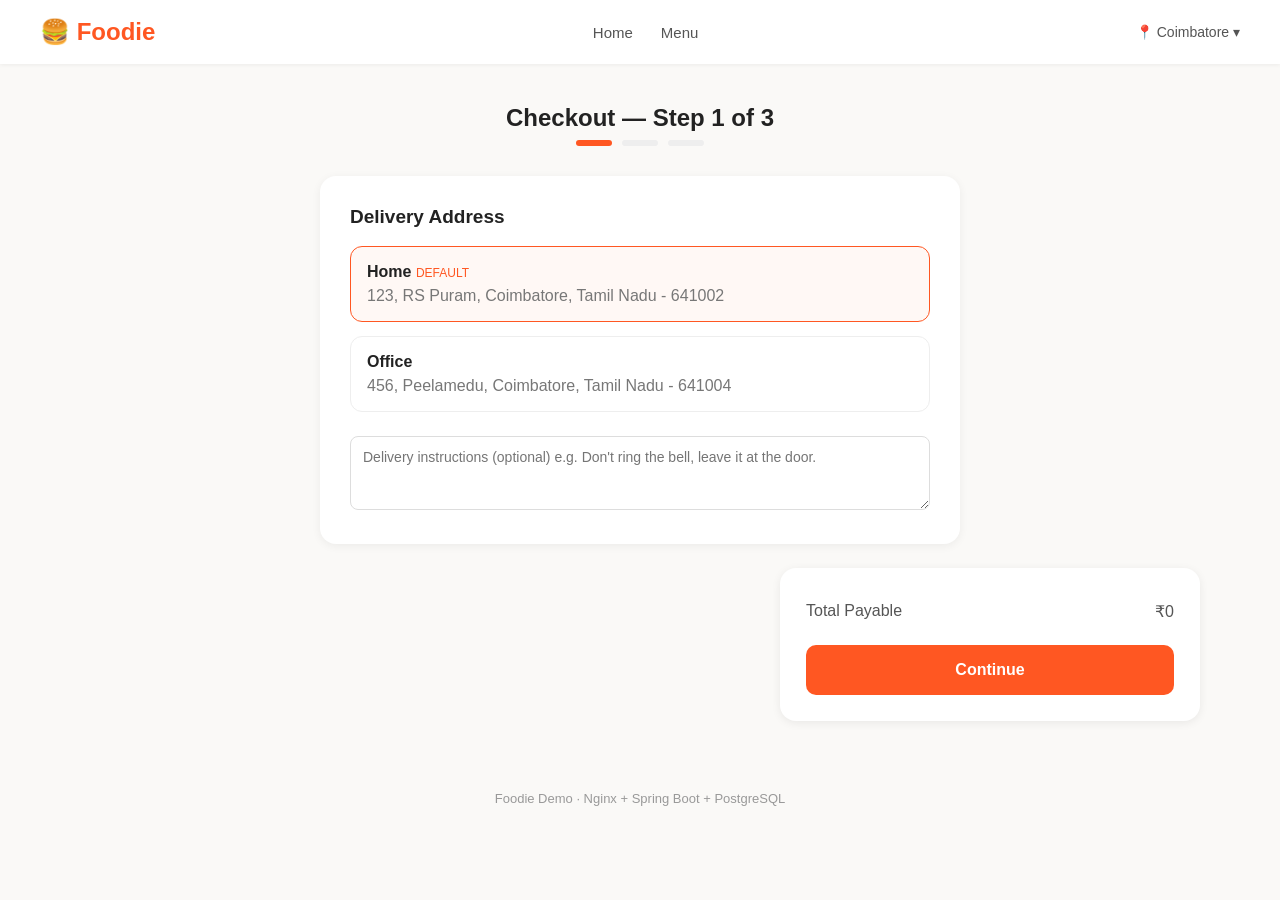
<file: frontend/html/checkout.html>
<!DOCTYPE html>
<html lang="en">
<head>
<meta charset="UTF-8">
<title>Foodie - Checkout</title>
<link rel="stylesheet" href="css/style.css">
</head>
<body>
  <header class="navbar">
    <div class="logo">🍔 Foodie</div>
    <div class="nav-links"><a href="index.html">Home</a><a href="menu.html">Menu</a></div>
    <div class="nav-right"><div class="location">📍 Coimbatore ▾</div></div>
  </header>

  <section class="checkout-page">
    <h2 style="text-align:center;margin-bottom:8px;">Checkout — Step 1 of 3</h2>
    <div class="step-indicator">
      <div class="step-dot active"></div>
      <div class="step-dot"></div>
      <div class="step-dot"></div>
    </div>

    <div class="form-card">
      <h3>Delivery Address</h3>
      <div class="address-option selected">
        <div>
          <strong>Home</strong> <span style="color:#ff5722;font-size:12px;">DEFAULT</span>
          <p style="color:#777;margin-top:6px;">123, RS Puram, Coimbatore, Tamil Nadu - 641002</p>
        </div>
      </div>
      <div class="address-option">
        <div>
          <strong>Office</strong>
          <p style="color:#777;margin-top:6px;">456, Peelamedu, Coimbatore, Tamil Nadu - 641004</p>
        </div>
      </div>
      <textarea rows="3" placeholder="Delivery instructions (optional) e.g. Don't ring the bell, leave it at the door."></textarea>
    </div>

    <div class="cart-summary">
      <div class="row"><span>Total Payable</span><span id="total-payable">₹0</span></div>
      <button class="next-btn" onclick="location.href='payment.html'">Continue</button>
    </div>
  </section>

  <div class="footer-note">Foodie Demo · Nginx + Spring Boot + PostgreSQL</div>

  <script src="js/app.js"></script>
  <script>
    const cart = getCart();
    const subtotal = cart.reduce((s,i)=>s+i.price*i.qty,0);
    const total = subtotal + (cart.length ? 30 : 0);
    document.getElementById("total-payable").textContent = "₹" + total;
  </script>
</body>
</html>
</file>
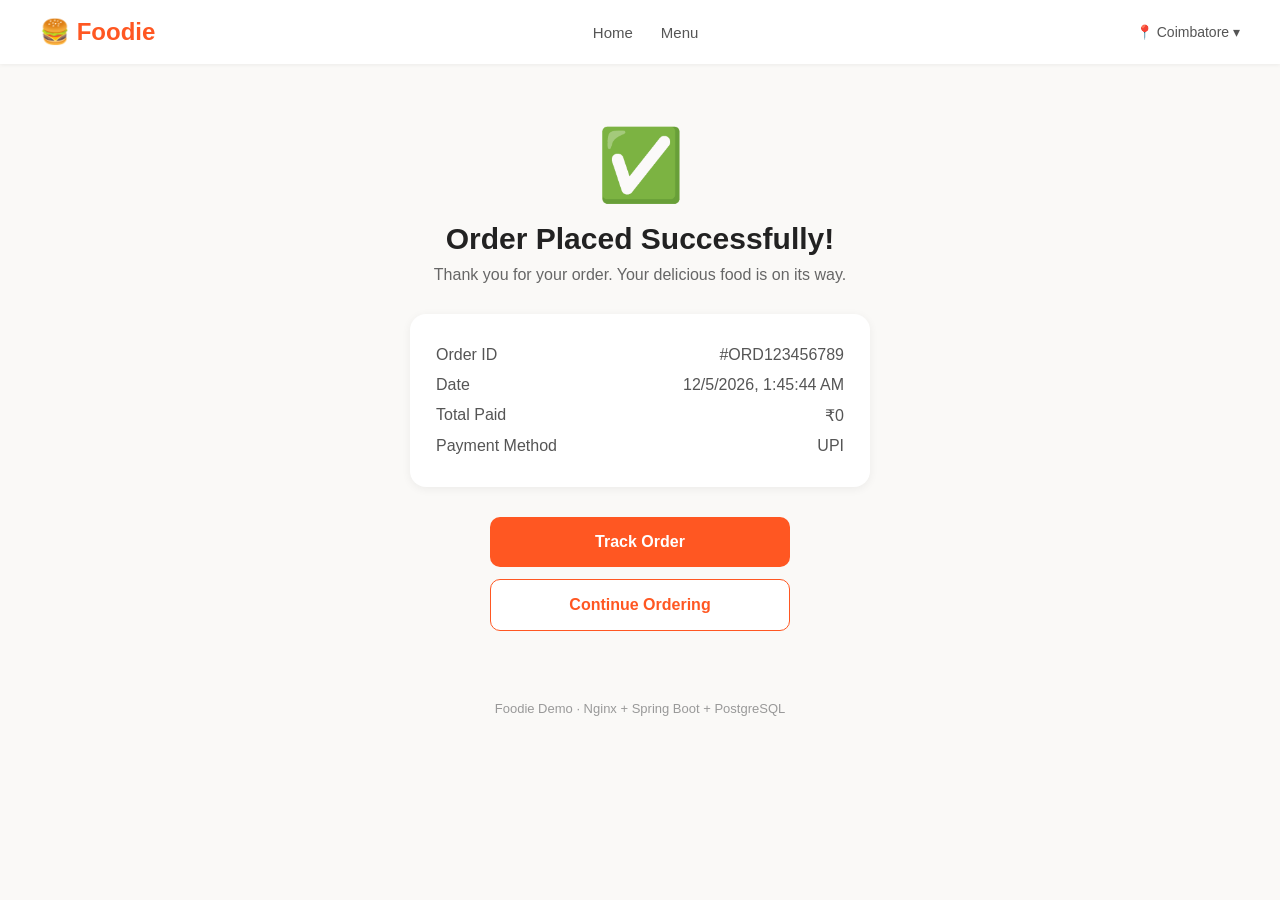
<file: frontend/html/order-success.html>
<!DOCTYPE html>
<html lang="en">
<head>
<meta charset="UTF-8">
<title>Foodie - Order Success</title>
<link rel="stylesheet" href="css/style.css">
</head>
<body>
  <header class="navbar">
    <div class="logo">🍔 Foodie</div>
    <div class="nav-links"><a href="index.html">Home</a><a href="menu.html">Menu</a></div>
    <div class="nav-right"><div class="location">📍 Coimbatore ▾</div></div>
  </header>

  <section class="success-page">
    <div class="success-icon">✅</div>
    <h1>Order Placed Successfully!</h1>
    <p>Thank you for your order. Your delicious food is on its way.</p>

    <div class="order-summary-box">
      <div class="row"><span>Order ID</span><span>#ORD123456789</span></div>
      <div class="row"><span>Date</span><span id="order-date"></span></div>
      <div class="row"><span>Total Paid</span><span id="order-total">₹0</span></div>
      <div class="row"><span>Payment Method</span><span>UPI</span></div>
    </div>

    <button class="next-btn" style="max-width:300px;margin:0 auto 12px;display:block;" onclick="location.href='order-tracking.html'">Track Order</button>
    <button class="next-btn" style="max-width:300px;margin:0 auto;display:block;background:#fff;color:#ff5722;border:1px solid #ff5722;" onclick="clearCartAndGoHome()">Continue Ordering</button>
  </section>

  <div class="footer-note">Foodie Demo · Nginx + Spring Boot + PostgreSQL</div>

  <script src="js/app.js"></script>
  <script>
    const cart = getCart();
    const subtotal = cart.reduce((s,i)=>s+i.price*i.qty,0);
    const total = subtotal + (cart.length ? 30 : 0);
    document.getElementById("order-total").textContent = "₹" + total;
    document.getElementById("order-date").textContent = new Date().toLocaleString();

    function clearCartAndGoHome() {
      localStorage.removeItem("foodie_cart");
      window.location.href = "index.html";
    }
  </script>
</body>
</html>
</file>
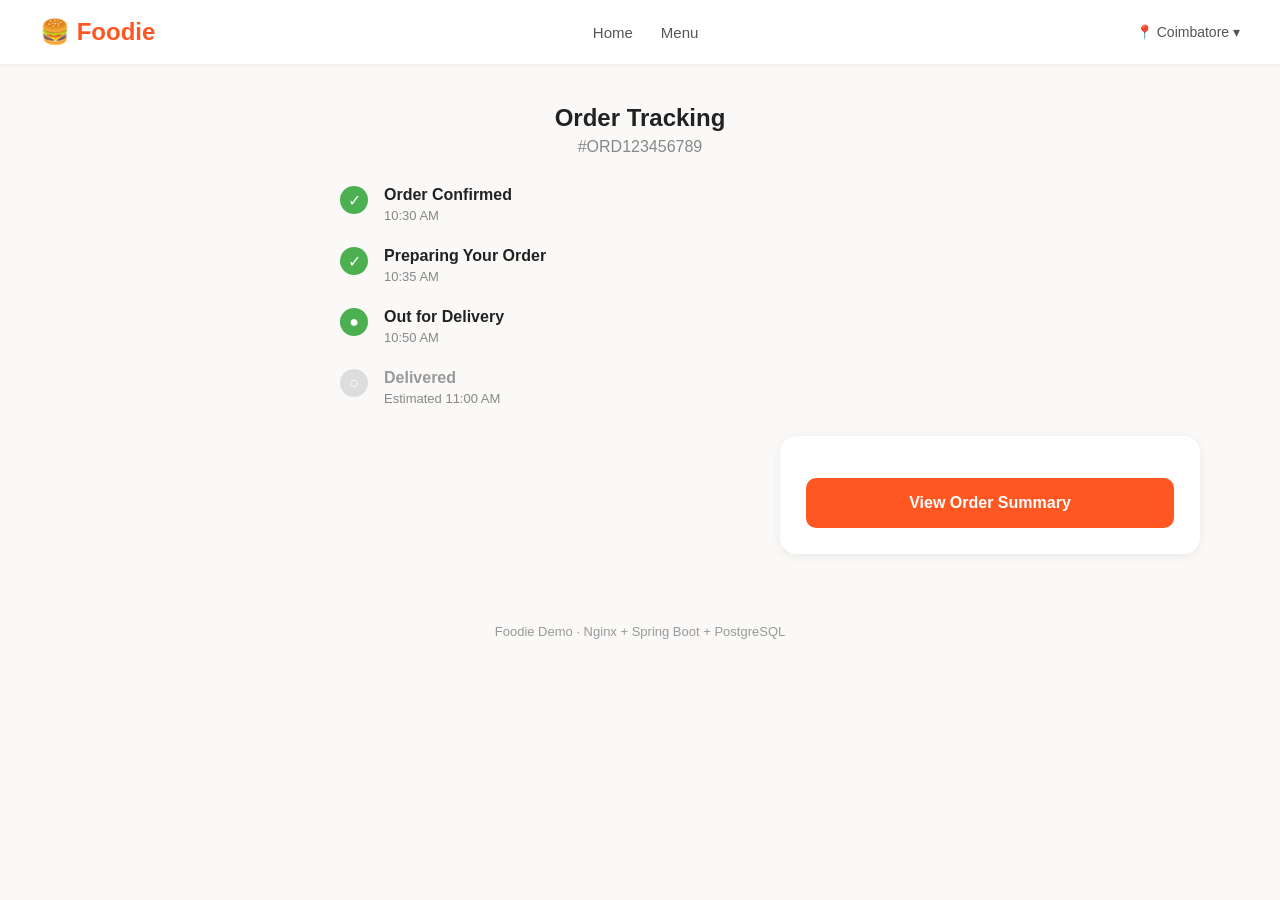
<file: frontend/html/order-tracking.html>
<!DOCTYPE html>
<html lang="en">
<head>
<meta charset="UTF-8">
<title>Foodie - Order Tracking</title>
<link rel="stylesheet" href="css/style.css">
</head>
<body>
  <header class="navbar">
    <div class="logo">🍔 Foodie</div>
    <div class="nav-links"><a href="index.html">Home</a><a href="menu.html">Menu</a></div>
    <div class="nav-right"><div class="location">📍 Coimbatore ▾</div></div>
  </header>

  <section class="track-page">
    <h2 style="text-align:center;margin-bottom:6px;">Order Tracking</h2>
    <p style="text-align:center;color:#888;margin-bottom:30px;">#ORD123456789</p>

    <div class="track-status">
      <div class="track-item">
        <div class="track-dot">✓</div>
        <div class="track-info"><h4>Order Confirmed</h4><p>10:30 AM</p></div>
      </div>
      <div class="track-item">
        <div class="track-dot">✓</div>
        <div class="track-info"><h4>Preparing Your Order</h4><p>10:35 AM</p></div>
      </div>
      <div class="track-item">
        <div class="track-dot">●</div>
        <div class="track-info"><h4>Out for Delivery</h4><p>10:50 AM</p></div>
      </div>
      <div class="track-item">
        <div class="track-dot pending">○</div>
        <div class="track-info"><h4 style="color:#999;">Delivered</h4><p>Estimated 11:00 AM</p></div>
      </div>
    </div>

    <div class="cart-summary" style="margin-top:30px;">
      <button class="next-btn" onclick="location.href='order-success.html'">View Order Summary</button>
    </div>
  </section>

  <div class="footer-note">Foodie Demo · Nginx + Spring Boot + PostgreSQL</div>

  <script src="js/app.js"></script>
</body>
</html>
</file>
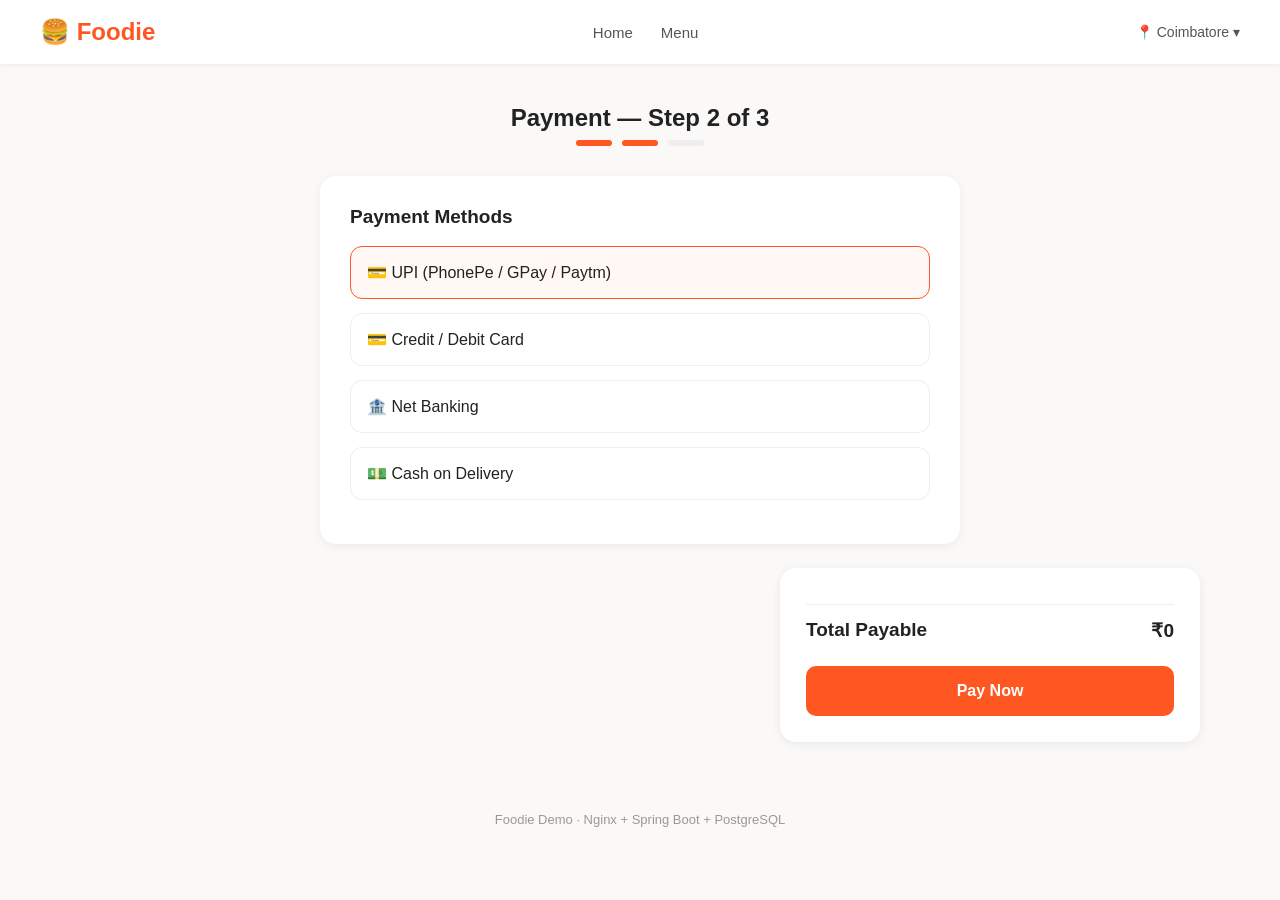
<file: frontend/html/payment.html>
<!DOCTYPE html>
<html lang="en">
<head>
<meta charset="UTF-8">
<title>Foodie - Payment</title>
<link rel="stylesheet" href="css/style.css">
</head>
<body>
  <header class="navbar">
    <div class="logo">🍔 Foodie</div>
    <div class="nav-links"><a href="index.html">Home</a><a href="menu.html">Menu</a></div>
    <div class="nav-right"><div class="location">📍 Coimbatore ▾</div></div>
  </header>

  <section class="payment-page">
    <h2 style="text-align:center;margin-bottom:8px;">Payment — Step 2 of 3</h2>
    <div class="step-indicator">
      <div class="step-dot active"></div>
      <div class="step-dot active"></div>
      <div class="step-dot"></div>
    </div>

    <div class="form-card">
      <h3>Payment Methods</h3>
      <div class="pay-option selected"><div>💳 UPI (PhonePe / GPay / Paytm)</div></div>
      <div class="pay-option"><div>💳 Credit / Debit Card</div></div>
      <div class="pay-option"><div>🏦 Net Banking</div></div>
      <div class="pay-option"><div>💵 Cash on Delivery</div></div>
    </div>

    <div class="cart-summary">
      <div class="row total"><span>Total Payable</span><span id="total-payable">₹0</span></div>
      <button class="next-btn" onclick="location.href='order-success.html'">Pay Now</button>
    </div>
  </section>

  <div class="footer-note">Foodie Demo · Nginx + Spring Boot + PostgreSQL</div>

  <script src="js/app.js"></script>
  <script>
    const cart = getCart();
    const subtotal = cart.reduce((s,i)=>s+i.price*i.qty,0);
    const total = subtotal + (cart.length ? 30 : 0);
    document.getElementById("total-payable").textContent = "₹" + total;
  </script>
</body>
</html>
</file>
<file: frontend/html/css/style.css>
* { margin:0; padding:0; box-sizing:border-box; font-family: 'Segoe UI', Arial, sans-serif; }
body { background:#faf9f7; color:#222; padding-bottom:0; }

.page-wrap { max-width:1200px; margin:0 auto; padding:0 40px; }

.navbar {
  display:flex; align-items:center; justify-content:space-between;
  padding:18px 40px; background:#fff; box-shadow:0 1px 4px rgba(0,0,0,.06);
  position:sticky; top:0; z-index:10;
}
.logo { font-weight:700; font-size:24px; color:#ff5722; }
.nav-links { display:flex; gap:28px; }
.nav-links a { text-decoration:none; color:#555; font-size:15px; cursor:pointer; }
.nav-links a:hover, .nav-links a.active { color:#ff5722; font-weight:600; }
.nav-right { display:flex; align-items:center; gap:22px; }
.location { color:#555; font-size:14px; }
.cart-icon { position:relative; cursor:pointer; font-size:20px; }
.badge { background:#ff5722; color:#fff; border-radius:50%; font-size:11px; padding:1px 6px; position:absolute; top:-8px; right:-10px; }

.hero {
  background:linear-gradient(135deg,#fff3e0,#ffe0b2);
  padding:70px 40px; border-radius:0 0 32px 32px;
  display:flex; align-items:center; justify-content:space-between; gap:40px;
}
.hero-text { max-width:520px; }
.hero-text h1 { font-size:48px; margin-bottom:16px; line-height:1.2; }
.highlight { color:#ff5722; }
.hero-text p { color:#555; margin-bottom:26px; font-size:17px; }
.hero-text button {
  background:#ff5722; color:#fff; border:none; padding:16px 30px;
  border-radius:10px; font-size:17px; cursor:pointer; font-weight:600;
}
.hero-text button:hover { background:#e64a19; }
.hero-img { flex:1; max-width:480px; }
.hero-img img { width:100%; border-radius:20px; box-shadow:0 10px 30px rgba(0,0,0,.12); }

.categories {
  display:flex; justify-content:center; padding:40px; flex-wrap:wrap; gap:22px; max-width:1200px; margin:0 auto;
}
.cat {
  background:#fff; padding:22px 30px; border-radius:16px; text-align:center;
  box-shadow:0 2px 8px rgba(0,0,0,.06); font-size:16px; cursor:pointer; min-width:110px;
  font-weight:500; transition:.2s;
}
.cat:hover { transform:translateY(-4px); box-shadow:0 6px 16px rgba(0,0,0,.1); }

.popular-dishes, .menu-page, .cart-page, .product-page, .checkout-page, .payment-page, .track-page, .success-page {
  padding:40px; max-width:1200px; margin:0 auto;
}
.popular-dishes h2, .menu-page h2, .cart-page h2 { margin-bottom:24px; font-size:26px; }

.dish-grid { display:grid; grid-template-columns:repeat(auto-fill, minmax(240px,1fr)); gap:24px; }
.dish-card, .menu-item {
  background:#fff; border-radius:16px; padding:16px; box-shadow:0 2px 10px rgba(0,0,0,.07); cursor:pointer; transition:.2s;
}
.dish-card:hover { transform:translateY(-4px); box-shadow:0 8px 20px rgba(0,0,0,.1); }
.dish-card img, .menu-item img { width:100%; height:180px; object-fit:cover; border-radius:12px; }
.dish-card h3 { margin-top:12px; font-size:17px; }
.dish-card p { margin-top:6px; color:#666; }
.menu-item { display:flex; justify-content:space-between; align-items:center; margin-bottom:16px; gap:20px; }
.menu-item img { width:120px; height:100px; flex-shrink:0; }
.menu-item-info { flex:1; }
.menu-item-info h3 { font-size:18px; }
.menu-item-info p { font-size:14px; color:#777; margin:6px 0; }
.menu-item-info .price { font-weight:700; color:#222; font-size:16px; }
.add-btn {
  background:#ff5722; color:#fff; border:none; padding:10px 22px; border-radius:8px; cursor:pointer; font-size:15px; font-weight:600;
}
.add-btn:hover { background:#e64a19; }

/* Product Details Page */
.product-detail { display:flex; gap:50px; }
.product-img-large { flex:1; max-width:520px; }
.product-img-large img { width:100%; border-radius:20px; box-shadow:0 8px 24px rgba(0,0,0,.1); }
.product-info { flex:1; }
.product-info h1 { font-size:32px; margin-bottom:10px; }
.product-info .rating { color:#f5a623; font-size:16px; margin-bottom:16px; }
.product-info .price-large { font-size:30px; font-weight:700; color:#ff5722; margin:20px 0; }
.product-info .desc { color:#666; font-size:15px; line-height:1.7; margin-bottom:24px; }
.qty-selector { display:flex; align-items:center; gap:16px; margin-bottom:28px; }
.qty-selector button { width:38px; height:38px; border-radius:8px; border:1px solid #ddd; background:#fff; font-size:18px; cursor:pointer; }
.qty-selector span { font-size:18px; font-weight:600; }
.add-cart-large { background:#ff5722; color:#fff; border:none; padding:16px 40px; border-radius:10px; font-size:17px; font-weight:600; cursor:pointer; }
.add-cart-large:hover { background:#e64a19; }
.back-link { display:inline-block; margin-bottom:24px; color:#555; text-decoration:none; cursor:pointer; }

.cart-page #cart-items { margin-bottom:28px; }
.cart-item {
  display:flex; justify-content:space-between; align-items:center;
  background:#fff; padding:16px; border-radius:14px; margin-bottom:14px; box-shadow:0 2px 8px rgba(0,0,0,.06); gap:16px;
}
.cart-item img { width:80px; height:80px; object-fit:cover; border-radius:10px; }
.cart-summary { background:#fff; padding:26px; border-radius:16px; box-shadow:0 2px 10px rgba(0,0,0,.07); max-width:420px; margin-left:auto; }
.cart-summary .row { display:flex; justify-content:space-between; padding:8px 0; color:#555; }
.cart-summary .total { font-weight:700; color:#222; font-size:19px; border-top:1px solid #eee; margin-top:10px; padding-top:14px; }
.checkout-btn, .next-btn {
  width:100%; background:#ff5722; color:#fff; border:none; padding:16px; border-radius:10px;
  font-size:16px; margin-top:16px; cursor:pointer; font-weight:600;
}
.checkout-btn:hover, .next-btn:hover { background:#e64a19; }

/* Checkout / Payment forms */
.form-card { background:#fff; border-radius:16px; padding:30px; box-shadow:0 2px 10px rgba(0,0,0,.06); max-width:640px; margin:0 auto 24px; }
.form-card h3 { margin-bottom:18px; font-size:19px; }
.address-option, .pay-option {
  display:flex; align-items:center; gap:14px; border:1px solid #eee; border-radius:12px; padding:16px; margin-bottom:14px; cursor:pointer;
}
.address-option.selected, .pay-option.selected { border-color:#ff5722; background:#fff8f5; }
.address-option div, .pay-option div { flex:1; }
.step-indicator { display:flex; justify-content:center; gap:10px; margin-bottom:30px; }
.step-dot { width:36px; height:6px; border-radius:4px; background:#eee; }
.step-dot.active { background:#ff5722; }
textarea, input[type=text] { width:100%; padding:12px; border:1px solid #ddd; border-radius:8px; font-size:14px; margin-top:10px; }

/* Order tracking */
.track-status { max-width:600px; margin:0 auto; }
.track-item { display:flex; gap:16px; margin-bottom:24px; }
.track-dot { width:28px; height:28px; border-radius:50%; background:#4caf50; color:#fff; display:flex; align-items:center; justify-content:center; flex-shrink:0; }
.track-dot.pending { background:#ddd; }
.track-info h4 { font-size:16px; }
.track-info p { color:#888; font-size:13px; margin-top:4px; }

/* Success page */
.success-page { text-align:center; padding-top:60px; }
.success-icon { font-size:70px; margin-bottom:16px; }
.success-page h1 { font-size:30px; margin-bottom:10px; }
.success-page p { color:#666; margin-bottom:30px; }
.order-summary-box { background:#fff; border-radius:16px; padding:26px; max-width:460px; margin:0 auto 30px; box-shadow:0 2px 10px rgba(0,0,0,.06); text-align:left; }
.order-summary-box .row { display:flex; justify-content:space-between; padding:6px 0; color:#555; }

.footer-note { text-align:center; color:#999; font-size:13px; padding:30px; }
</file>
